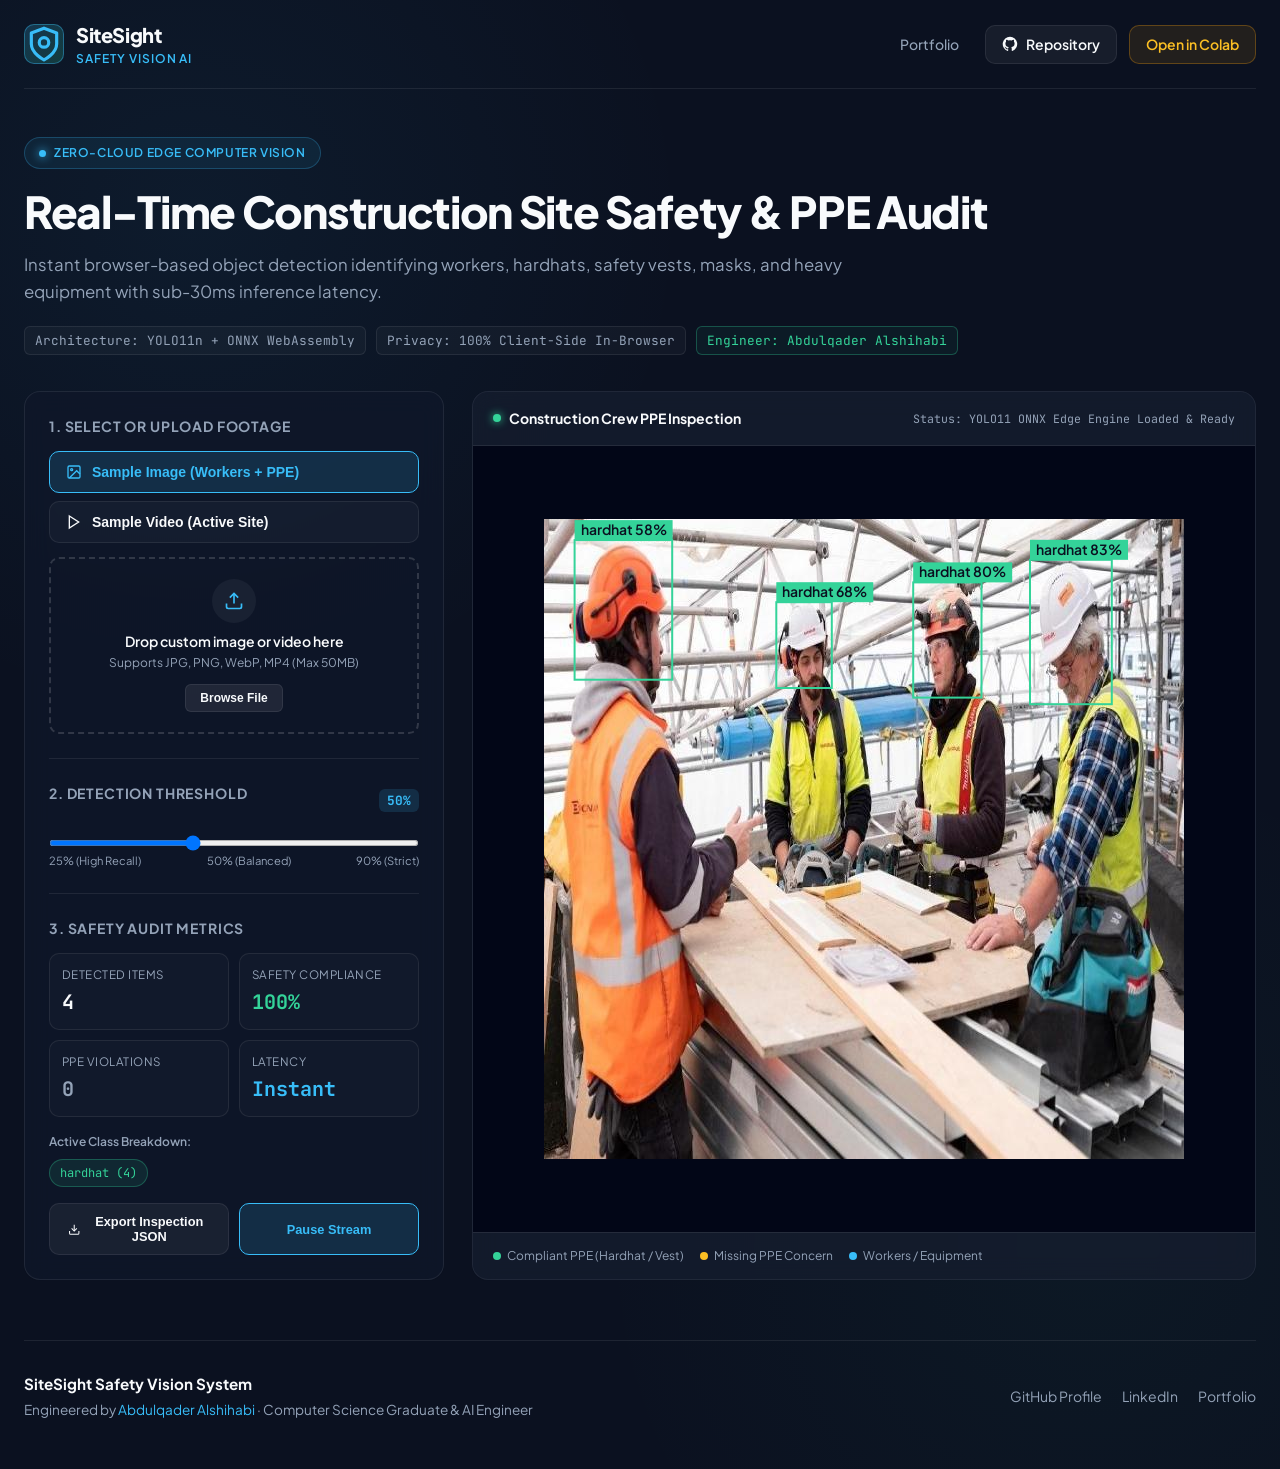
<file: docs/index.html>
<!doctype html>
<html lang="en">
<head>
  <meta charset="utf-8">
  <meta name="viewport" content="width=device-width, initial-scale=1">
  <meta name="theme-color" content="#0b1120">
  <title>SiteSight — Real-Time Construction Safety & PPE Computer Vision</title>
  <meta name="description" content="Interactive edge AI demonstration for real-time construction site safety and PPE compliance. Built by Abdulqader Alshihabi.">
  <link rel="preconnect" href="https://fonts.googleapis.com">
  <link rel="preconnect" href="https://fonts.gstatic.com" crossorigin>
  <link href="https://fonts.googleapis.com/css2?family=Plus+Jakarta+Sans:wght@400;500;600;700;800&family=JetBrains+Mono:wght@400;500;600&display=swap" rel="stylesheet">
  <link rel="stylesheet" href="style.css?v=4">
  <script src="vendor/ort.wasm.min.js" defer></script>
  <script src="app.js?v=4" defer></script>
</head>
<body>
  <div class="app-container">
    <header class="navbar">
      <div class="nav-brand">
        <div class="brand-icon">
          <svg viewBox="0 0 24 24" fill="none" stroke="currentColor" stroke-width="2" stroke-linecap="round" stroke-linejoin="round"><path d="M12 22s8-4 8-10V5l-8-3-8 3v7c0 6 8 10 8 10z"/><circle cx="12" cy="11" r="3"/></svg>
        </div>
        <div class="brand-text">
          <span class="brand-title">SiteSight</span>
          <span class="brand-subtitle">Safety Vision AI</span>
        </div>
      </div>
      <nav class="nav-actions">
        <a href="https://abdulqader-alshihabi.github.io/" class="nav-link" target="_blank" rel="noopener">Portfolio</a>
        <a href="https://github.com/Abdulqader-Alshihabi/SiteSight-Safety-Vision" class="nav-btn" target="_blank" rel="noopener">
          <svg viewBox="0 0 24 24" width="16" height="16" fill="currentColor"><path d="M12 1a11 11 0 0 0-3.5 21.4c.6.1.8-.2.8-.5v-2c-3 .6-3.7-1.3-3.7-1.3-.5-1.3-1.2-1.6-1.2-1.6-1-.7.1-.7.1-.7 1.1.1 1.7 1.1 1.7 1.1 1 1.7 2.6 1.2 3.2.9.1-.7.4-1.2.7-1.5-2.5-.3-5-1.2-5-5.4 0-1.2.4-2.2 1.1-3-.1-.3-.5-1.4.1-2.9 0 0 .9-.3 3 1.1a10.5 10.5 0 0 1 5.4 0c2.1-1.4 3-1.1 3-1.1.6 1.5.2 2.6.1 2.9.7.8 1.1 1.8 1.1 3 0 4.2-2.6 5.1-5 5.4.4.3.7 1 .7 2v3.1c0 .3.2.6.8.5A11 11 0 0 0 12 1Z"/></svg>
          <span>Repository</span>
        </a>
        <a href="https://colab.research.google.com/github/Abdulqader-Alshihabi/SiteSight-Safety-Vision/blob/main/notebooks/Construction_Safety_AI.ipynb" class="nav-btn colab" target="_blank" rel="noopener">
          <span>Open in Colab</span>
        </a>
      </nav>
    </header>

    <main class="main-content">
      <section class="hero-banner">
        <div class="hero-badge">
          <span class="pulse-dot"></span>
          <span>Zero-Cloud Edge Computer Vision</span>
        </div>
        <h1 class="hero-title">Real-Time Construction Site Safety &amp; PPE Audit</h1>
        <p class="hero-desc">Instant browser-based object detection identifying workers, hardhats, safety vests, masks, and heavy equipment with sub-30ms inference latency.</p>
        <div class="hero-meta">
          <span class="meta-tag">Architecture: YOLO11n + ONNX WebAssembly</span>
          <span class="meta-tag">Privacy: 100% Client-Side In-Browser</span>
          <span class="meta-tag author">Engineer: Abdulqader Alshihabi</span>
        </div>
      </section>

      <section class="workspace-grid">
        <!-- Left Column: Controls & Dashboard -->
        <div class="controls-card">
          <div class="card-section">
            <h3 class="section-label">1. Select or Upload Footage</h3>
            <div class="sample-buttons">
              <button id="btnSampleImage" class="sample-pill active" type="button">
                <svg viewBox="0 0 24 24" width="16" height="16" fill="none" stroke="currentColor" stroke-width="2"><rect x="3" y="3" width="18" height="18" rx="2"/><circle cx="8.5" cy="8.5" r="1.5"/><polyline points="21 15 16 10 5 21"/></svg>
                <span>Sample Image (Workers + PPE)</span>
              </button>
              <button id="btnSampleVideo" class="sample-pill" type="button">
                <svg viewBox="0 0 24 24" width="16" height="16" fill="none" stroke="currentColor" stroke-width="2"><polygon points="5 3 19 12 5 21 5 3"/></svg>
                <span>Sample Video (Active Site)</span>
              </button>
            </div>

            <div id="dropZone" class="drop-zone" tabindex="0" role="button">
              <input id="fileInput" type="file" accept="image/jpeg,image/png,image/webp,video/mp4,video/webm" hidden>
              <div class="drop-content">
                <div class="upload-icon-circle">
                  <svg viewBox="0 0 24 24" width="20" height="20" fill="none" stroke="currentColor" stroke-width="2"><path d="M21 15v4a2 2 0 0 1-2 2H5a2 2 0 0 1-2-2v-4"/><polyline points="17 8 12 3 7 8"/><line x1="12" y1="3" x2="12" y2="15"/></svg>
                </div>
                <div class="drop-text">
                  <strong>Drop custom image or video here</strong>
                  <span>Supports JPG, PNG, WebP, MP4 (Max 50MB)</span>
                </div>
                <button id="btnBrowse" type="button" class="browse-btn">Browse File</button>
              </div>
            </div>
          </div>

          <div class="card-section">
            <div class="section-header-flex">
              <h3 class="section-label">2. Detection Threshold</h3>
              <span id="thresholdVal" class="val-badge">50%</span>
            </div>
            <input id="thresholdSlider" type="range" min="25" max="90" value="50" class="slider">
            <div class="slider-ticks">
              <span>25% (High Recall)</span>
              <span>50% (Balanced)</span>
              <span>90% (Strict)</span>
            </div>
          </div>

          <div class="card-section">
            <h3 class="section-label">3. Safety Audit Metrics</h3>
            <div class="metrics-grid">
              <div class="metric-box">
                <span class="metric-label">Detected Items</span>
                <span id="metricCount" class="metric-val">5</span>
              </div>
              <div class="metric-box">
                <span class="metric-label">Safety Compliance</span>
                <span id="metricCompliance" class="metric-val success">100%</span>
              </div>
              <div class="metric-box">
                <span class="metric-label">PPE Violations</span>
                <span id="metricViolations" class="metric-val neutral">0</span>
              </div>
              <div class="metric-box">
                <span class="metric-label">Latency</span>
                <span id="metricLatency" class="metric-val accent">Instant</span>
              </div>
            </div>

            <div class="tag-list-box">
              <div class="tag-list-header">Active Class Breakdown:</div>
              <div id="tagContainer" class="tag-container"></div>
            </div>

            <div class="action-row">
              <button id="btnExportReport" type="button" class="export-btn">
                <svg viewBox="0 0 24 24" width="15" height="15" fill="none" stroke="currentColor" stroke-width="2"><path d="M21 15v4a2 2 0 0 1-2 2H5a2 2 0 0 1-2-2v-4"/><polyline points="7 10 12 15 17 10"/><line x1="12" y1="15" x2="12" y2="3"/></svg>
                <span>Export Inspection JSON</span>
              </button>
              <button id="btnPauseVideo" type="button" class="pause-btn" hidden>
                <span>Pause Stream</span>
              </button>
            </div>
          </div>
        </div>

        <!-- Right Column: Interactive Viewport -->
        <div class="viewport-card">
          <div class="viewport-header">
            <div class="view-title-wrap">
              <span class="pulse-indicator live"></span>
              <span id="viewTitle" class="view-title">Site Inspection Viewport</span>
            </div>
            <div id="engineStatus" class="engine-status">Interactive Preview (Client Edge)</div>
          </div>

          <div class="canvas-container" id="canvasContainer">
            <canvas id="resultCanvas"></canvas>
            <div id="emptyState" class="empty-state" hidden>
              <div class="empty-icon">⊡</div>
              <p>Select a sample or drop site footage to view detections</p>
            </div>
          </div>

          <div class="viewport-footer">
            <div class="legend-bar">
              <span class="legend-item"><span class="dot green"></span> Compliant PPE (Hardhat / Vest)</span>
              <span class="legend-item"><span class="dot amber"></span> Missing PPE Concern</span>
              <span class="legend-item"><span class="dot blue"></span> Workers / Equipment</span>
            </div>
          </div>
        </div>
      </section>
    </main>

    <footer class="app-footer">
      <div class="footer-inner">
        <div class="footer-brand">
          <strong>SiteSight Safety Vision System</strong>
          <p>Engineered by <a href="https://abdulqader-alshihabi.github.io/" target="_blank" rel="noopener">Abdulqader Alshihabi</a> · Computer Science Graduate &amp; AI Engineer</p>
        </div>
        <div class="footer-links">
          <a href="https://github.com/Abdulqader-Alshihabi" target="_blank" rel="noopener">GitHub Profile</a>
          <a href="https://www.linkedin.com/in/Abdulqader-Alshihabi/" target="_blank" rel="noopener">LinkedIn</a>
          <a href="https://abdulqader-alshihabi.github.io/" target="_blank" rel="noopener">Portfolio</a>
        </div>
      </div>
    </footer>
  </div>
</body>
</html>
</file>
<file: docs/style.css>
*, *::before, *::after {
  box-sizing: border-box;
  margin: 0;
  padding: 0;
}

:root {
  --bg: #0b1120;
  --card-bg: rgba(15, 23, 42, 0.75);
  --card-border: rgba(255, 255, 255, 0.08);
  --text-main: #f8fafc;
  --text-muted: #94a3b8;
  --accent: #38bdf8;
  --accent-glow: rgba(56, 189, 248, 0.15);
  --success: #34d399;
  --alert: #fbbf24;
  --danger: #f87171;
  --radius-lg: 16px;
  --radius-md: 10px;
  --radius-sm: 6px;
  --font-main: 'Plus Jakarta Sans', system-ui, sans-serif;
  --font-mono: 'JetBrains Mono', monospace;
}

body {
  background-color: var(--bg);
  background-image: 
    radial-gradient(circle at 15% 15%, rgba(56, 189, 248, 0.06), transparent 30%),
    radial-gradient(circle at 85% 85%, rgba(52, 211, 153, 0.04), transparent 30%);
  color: var(--text-main);
  font-family: var(--font-main);
  line-height: 1.5;
  min-height: 100vh;
  -webkit-font-smoothing: antialiased;
}

.app-container {
  max-width: 1400px;
  margin: 0 auto;
  padding: 0 24px;
}

/* Navbar */
.navbar {
  display: flex;
  align-items: center;
  justify-content: space-between;
  padding: 20px 0;
  border-bottom: 1px solid var(--card-border);
}

.nav-brand {
  display: flex;
  align-items: center;
  gap: 12px;
}

.brand-icon {
  width: 40px;
  height: 40px;
  border-radius: var(--radius-md);
  background: linear-gradient(135deg, rgba(56, 189, 248, 0.2), rgba(52, 211, 153, 0.2));
  border: 1px solid rgba(56, 189, 248, 0.4);
  display: flex;
  align-items: center;
  justify-content: center;
  color: var(--accent);
}

.brand-title {
  display: block;
  font-size: 1.25rem;
  font-weight: 800;
  letter-spacing: -0.02em;
  color: var(--text-main);
}

.brand-subtitle {
  display: block;
  font-size: 0.75rem;
  font-weight: 600;
  text-transform: uppercase;
  letter-spacing: 0.08em;
  color: var(--accent);
}

.nav-actions {
  display: flex;
  align-items: center;
  gap: 12px;
}

.nav-link {
  color: var(--text-muted);
  text-decoration: none;
  font-size: 0.875rem;
  font-weight: 500;
  padding: 8px 14px;
  border-radius: var(--radius-sm);
  transition: all 0.2s;
}

.nav-link:hover {
  color: var(--text-main);
  background: rgba(255, 255, 255, 0.05);
}

.nav-btn {
  display: inline-flex;
  align-items: center;
  gap: 8px;
  background: rgba(255, 255, 255, 0.05);
  border: 1px solid var(--card-border);
  color: var(--text-main);
  padding: 8px 16px;
  border-radius: var(--radius-md);
  font-size: 0.875rem;
  font-weight: 600;
  text-decoration: none;
  transition: all 0.2s;
}

.nav-btn:hover {
  background: rgba(255, 255, 255, 0.1);
  border-color: rgba(255, 255, 255, 0.2);
}

.nav-btn.colab {
  background: rgba(245, 158, 11, 0.1);
  border-color: rgba(245, 158, 11, 0.3);
  color: #fbbf24;
}

.nav-btn.colab:hover {
  background: rgba(245, 158, 11, 0.2);
}

/* Hero */
.hero-banner {
  padding: 48px 0 36px;
  text-align: left;
}

.hero-badge {
  display: inline-flex;
  align-items: center;
  gap: 8px;
  padding: 6px 14px;
  border-radius: 9999px;
  background: rgba(56, 189, 248, 0.08);
  border: 1px solid rgba(56, 189, 248, 0.25);
  font-size: 0.75rem;
  font-weight: 600;
  color: var(--accent);
  text-transform: uppercase;
  letter-spacing: 0.05em;
  margin-bottom: 16px;
}

.pulse-dot {
  width: 7px;
  height: 7px;
  border-radius: 50%;
  background: var(--accent);
  box-shadow: 0 0 10px var(--accent);
}

.hero-title {
  font-size: clamp(1.8rem, 3.5vw, 2.75rem);
  font-weight: 800;
  letter-spacing: -0.03em;
  line-height: 1.2;
  margin-bottom: 14px;
}

.hero-desc {
  font-size: 1.05rem;
  color: var(--text-muted);
  max-width: 820px;
  line-height: 1.6;
  margin-bottom: 20px;
}

.hero-meta {
  display: flex;
  flex-wrap: wrap;
  gap: 10px;
}

.meta-tag {
  font-family: var(--font-mono);
  font-size: 0.8rem;
  padding: 4px 10px;
  border-radius: var(--radius-sm);
  background: rgba(255, 255, 255, 0.03);
  border: 1px solid var(--card-border);
  color: var(--text-muted);
}

.meta-tag.author {
  color: var(--success);
  border-color: rgba(52, 211, 153, 0.3);
  background: rgba(52, 211, 153, 0.05);
}

/* Workspace Grid */
.workspace-grid {
  display: grid;
  grid-template-columns: 420px 1fr;
  gap: 28px;
  margin-bottom: 60px;
}

@media (max-width: 1024px) {
  .workspace-grid {
    grid-template-columns: 1fr;
  }
}

/* Controls Card */
.controls-card, .viewport-card {
  background: var(--card-bg);
  border: 1px solid var(--card-border);
  border-radius: var(--radius-lg);
  backdrop-filter: blur(12px);
  padding: 24px;
}

.card-section {
  padding-bottom: 24px;
  margin-bottom: 24px;
  border-bottom: 1px solid var(--card-border);
}

.card-section:last-child {
  padding-bottom: 0;
  margin-bottom: 0;
  border-bottom: none;
}

.section-label {
  font-size: 0.875rem;
  font-weight: 700;
  text-transform: uppercase;
  letter-spacing: 0.06em;
  color: var(--text-muted);
  margin-bottom: 14px;
}

.sample-buttons {
  display: grid;
  grid-template-columns: 1fr;
  gap: 8px;
  margin-bottom: 14px;
}

.sample-pill {
  display: flex;
  align-items: center;
  gap: 10px;
  padding: 12px 16px;
  border-radius: var(--radius-md);
  background: rgba(255, 255, 255, 0.03);
  border: 1px solid var(--card-border);
  color: var(--text-main);
  font-size: 0.875rem;
  font-weight: 600;
  cursor: pointer;
  transition: all 0.2s;
  text-align: left;
}

.sample-pill:hover {
  background: rgba(56, 189, 248, 0.08);
  border-color: rgba(56, 189, 248, 0.3);
}

.sample-pill.active {
  background: rgba(56, 189, 248, 0.15);
  border-color: var(--accent);
  color: var(--accent);
}

/* Drop Zone */
.drop-zone {
  border: 2px dashed rgba(255, 255, 255, 0.15);
  border-radius: var(--radius-md);
  padding: 20px;
  text-align: center;
  cursor: pointer;
  transition: all 0.2s;
}

.drop-zone:hover, .drop-zone.dragover {
  border-color: var(--accent);
  background: var(--accent-glow);
}

.drop-content {
  display: flex;
  flex-direction: column;
  align-items: center;
  gap: 8px;
}

.upload-icon-circle {
  width: 44px;
  height: 44px;
  border-radius: 50%;
  background: rgba(255, 255, 255, 0.05);
  display: flex;
  align-items: center;
  justify-content: center;
  color: var(--accent);
}

.drop-text strong {
  display: block;
  font-size: 0.875rem;
  font-weight: 600;
  margin-bottom: 2px;
}

.drop-text span {
  display: block;
  font-size: 0.75rem;
  color: var(--text-muted);
}

.browse-btn {
  margin-top: 4px;
  padding: 6px 14px;
  border-radius: var(--radius-sm);
  background: rgba(255, 255, 255, 0.08);
  border: 1px solid var(--card-border);
  color: var(--text-main);
  font-size: 0.75rem;
  font-weight: 600;
  cursor: pointer;
}

/* Slider */
.section-header-flex {
  display: flex;
  align-items: center;
  justify-content: space-between;
  margin-bottom: 10px;
}

.val-badge {
  font-family: var(--font-mono);
  font-size: 0.8rem;
  font-weight: 700;
  padding: 2px 8px;
  border-radius: var(--radius-sm);
  background: rgba(56, 189, 248, 0.15);
  color: var(--accent);
}

.slider {
  width: 100%;
  height: 6px;
  border-radius: 3px;
  background: rgba(255, 255, 255, 0.1);
  outline: none;
  cursor: pointer;
  margin-bottom: 6px;
}

.slider-ticks {
  display: flex;
  justify-content: space-between;
  font-size: 0.7rem;
  color: var(--text-muted);
}

/* Metrics */
.metrics-grid {
  display: grid;
  grid-template-columns: repeat(2, 1fr);
  gap: 10px;
  margin-bottom: 16px;
}

.metric-box {
  background: rgba(255, 255, 255, 0.02);
  border: 1px solid var(--card-border);
  border-radius: var(--radius-md);
  padding: 12px;
}

.metric-label {
  display: block;
  font-size: 0.725rem;
  color: var(--text-muted);
  text-transform: uppercase;
  letter-spacing: 0.04em;
  margin-bottom: 4px;
}

.metric-val {
  font-family: var(--font-mono);
  font-size: 1.25rem;
  font-weight: 700;
  color: var(--text-main);
}

.metric-val.success { color: var(--success); }
.metric-val.neutral { color: var(--text-muted); }
.metric-val.accent { color: var(--accent); }

/* Breakdown Tags */
.tag-list-box {
  margin-bottom: 16px;
}

.tag-list-header {
  font-size: 0.75rem;
  font-weight: 600;
  color: var(--text-muted);
  margin-bottom: 8px;
}

.tag-container {
  display: flex;
  flex-wrap: wrap;
  gap: 6px;
}

.tag-badge {
  font-family: var(--font-mono);
  font-size: 0.75rem;
  padding: 4px 10px;
  border-radius: 9999px;
  background: rgba(52, 211, 153, 0.1);
  border: 1px solid rgba(52, 211, 153, 0.3);
  color: var(--success);
}

.tag-badge.alert {
  background: rgba(251, 191, 36, 0.1);
  border-color: rgba(251, 191, 36, 0.3);
  color: var(--alert);
}

/* Action Buttons */
.action-row {
  display: flex;
  gap: 10px;
}

.export-btn, .pause-btn {
  display: inline-flex;
  align-items: center;
  justify-content: center;
  gap: 8px;
  padding: 10px 18px;
  border-radius: var(--radius-md);
  font-size: 0.8rem;
  font-weight: 600;
  cursor: pointer;
  transition: all 0.2s;
  flex: 1;
}

.export-btn {
  background: rgba(255, 255, 255, 0.05);
  border: 1px solid var(--card-border);
  color: var(--text-main);
}

.export-btn:hover {
  background: rgba(255, 255, 255, 0.1);
}

.pause-btn {
  background: rgba(56, 189, 248, 0.15);
  border: 1px solid var(--accent);
  color: var(--accent);
}

/* Viewport Card */
.viewport-card {
  display: flex;
  flex-direction: column;
  padding: 0;
  overflow: hidden;
}

.viewport-header {
  display: flex;
  align-items: center;
  justify-content: space-between;
  padding: 16px 20px;
  border-bottom: 1px solid var(--card-border);
  background: rgba(255, 255, 255, 0.02);
}

.view-title-wrap {
  display: flex;
  align-items: center;
  gap: 8px;
}

.pulse-indicator {
  width: 8px;
  height: 8px;
  border-radius: 50%;
  background: var(--success);
  box-shadow: 0 0 8px var(--success);
}

.view-title {
  font-size: 0.875rem;
  font-weight: 700;
}

.engine-status {
  font-family: var(--font-mono);
  font-size: 0.725rem;
  color: var(--text-muted);
}

.canvas-container {
  position: relative;
  flex: 1;
  min-height: 520px;
  display: flex;
  align-items: center;
  justify-content: center;
  background: #020617;
  overflow: hidden;
}

#resultCanvas {
  max-width: 100%;
  max-height: 640px;
  object-fit: contain;
  display: block;
}

.viewport-footer {
  padding: 14px 20px;
  border-top: 1px solid var(--card-border);
  background: rgba(255, 255, 255, 0.02);
}

.legend-bar {
  display: flex;
  flex-wrap: wrap;
  gap: 16px;
  font-size: 0.75rem;
  color: var(--text-muted);
}

.legend-item {
  display: inline-flex;
  align-items: center;
  gap: 6px;
}

.dot {
  width: 8px;
  height: 8px;
  border-radius: 50%;
}

.dot.green { background: #34d399; }
.dot.amber { background: #fbbf24; }
.dot.blue { background: #38bdf8; }

/* Footer */
.app-footer {
  border-top: 1px solid var(--card-border);
  padding: 32px 0 48px;
  margin-top: 40px;
}

.footer-inner {
  display: flex;
  align-items: center;
  justify-content: space-between;
  flex-wrap: wrap;
  gap: 16px;
}

.footer-brand strong {
  display: block;
  font-size: 0.95rem;
  margin-bottom: 4px;
}

.footer-brand p {
  font-size: 0.85rem;
  color: var(--text-muted);
}

.footer-brand a {
  color: var(--accent);
  text-decoration: none;
}

.footer-links {
  display: flex;
  gap: 20px;
}

.footer-links a {
  color: var(--text-muted);
  text-decoration: none;
  font-size: 0.875rem;
  transition: color 0.2s;
}

.footer-links a:hover {
  color: var(--text-main);
}
</file>
